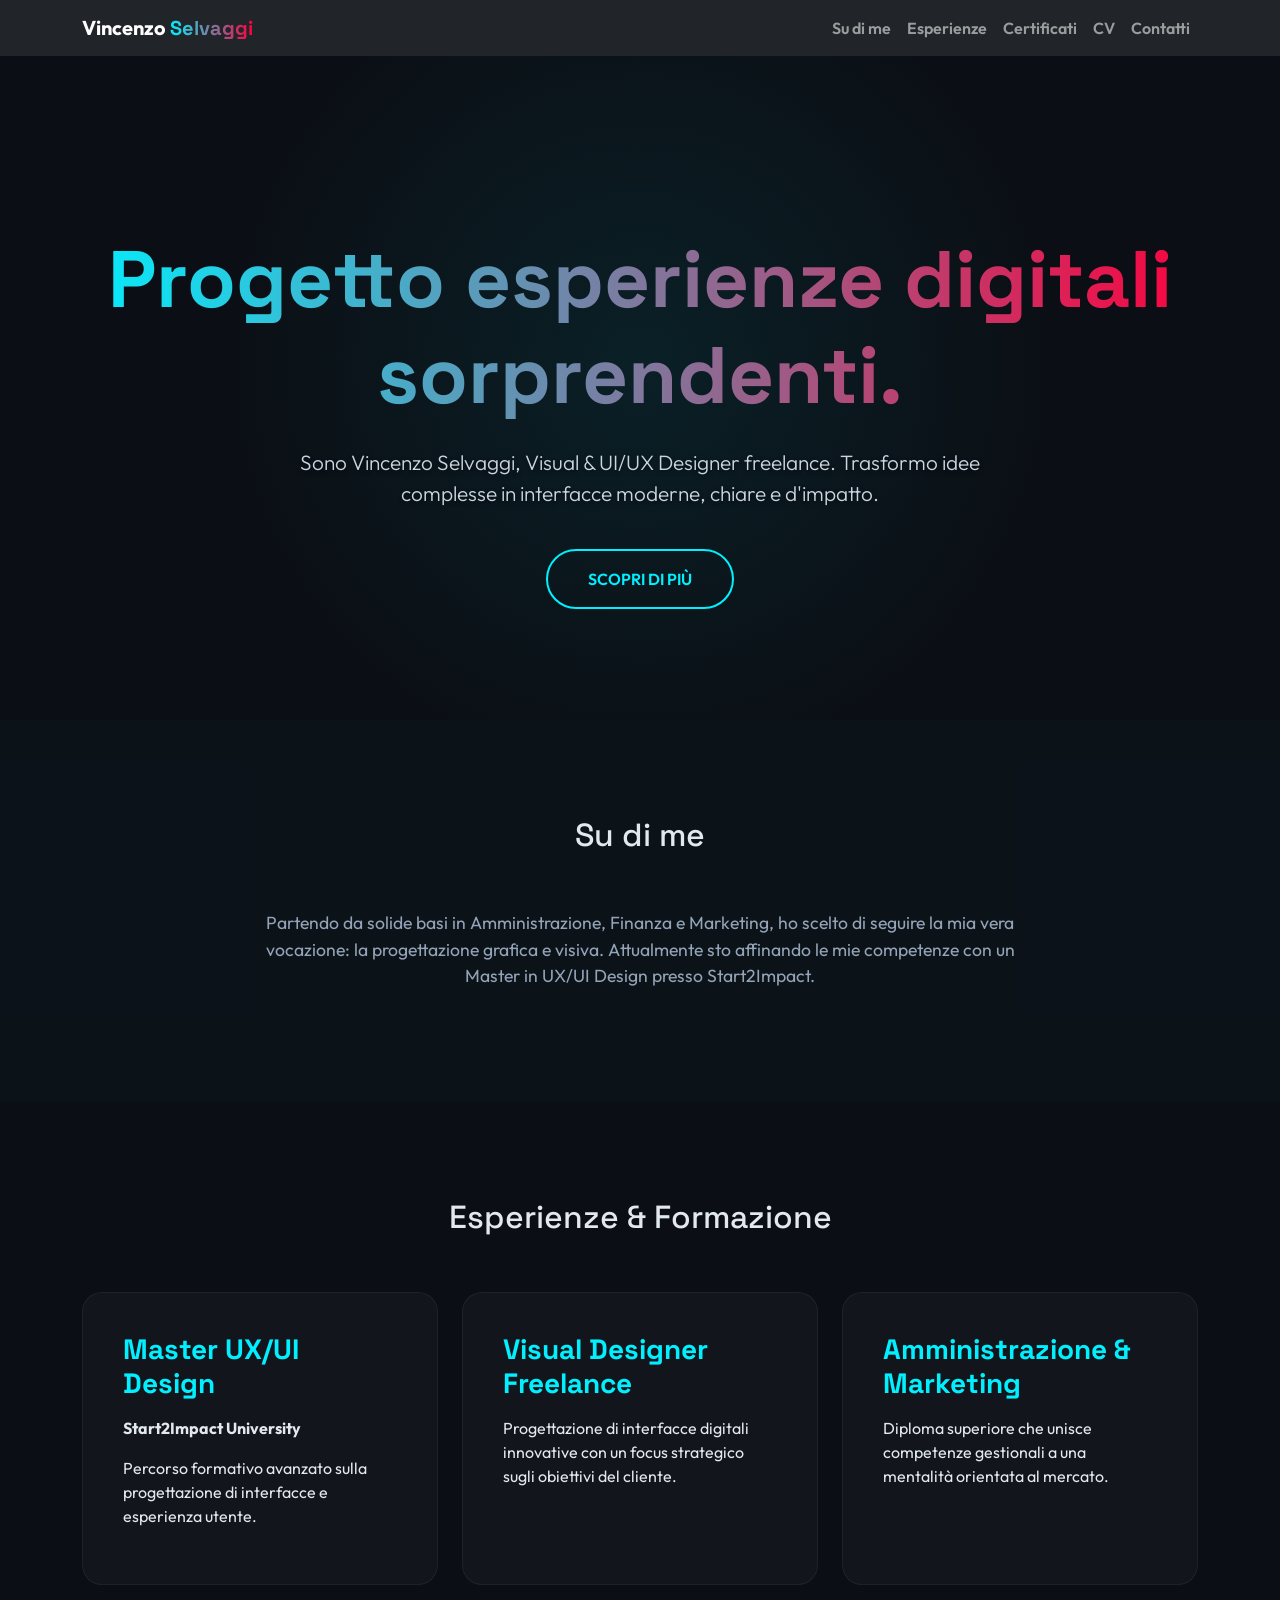
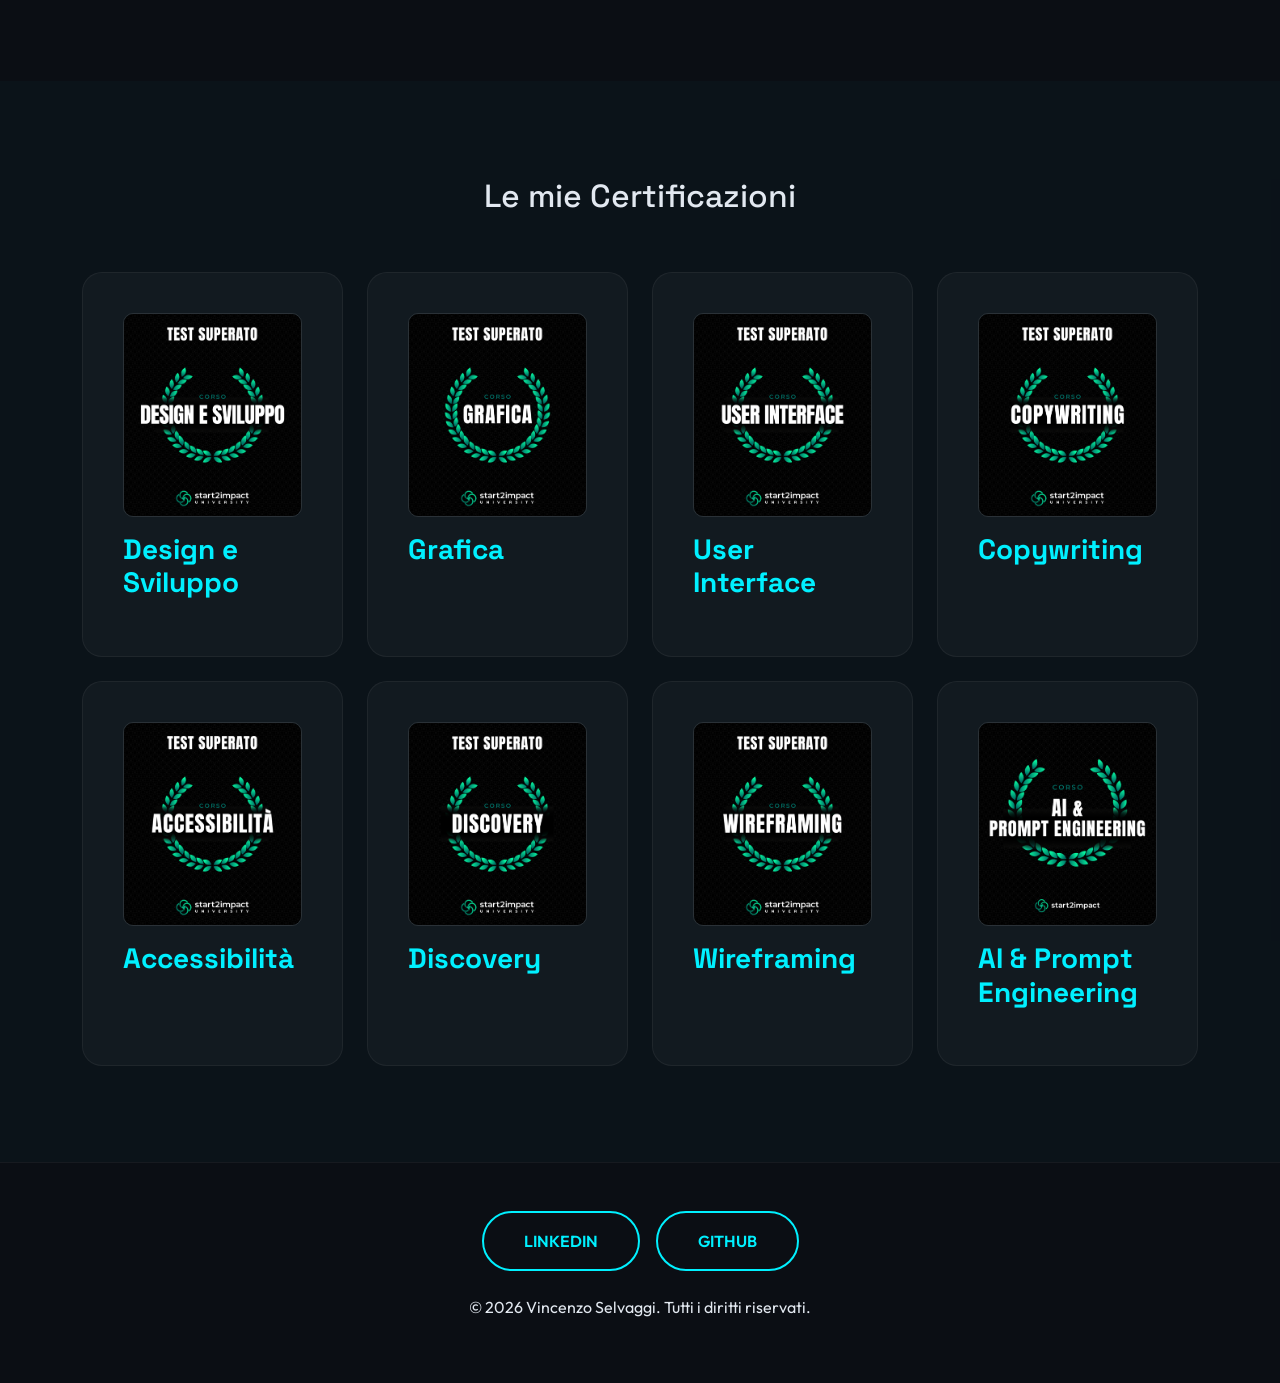
<file: index.html>
<!DOCTYPE html>
<html lang="it">
<head>
    <meta charset="UTF-8">
    <meta name="viewport" content="width=device-width, initial-scale=1.0">
    <title>Vincenzo Selvaggi - Visual & UI/UX Designer</title>
    
    <meta name="description" content="Scopri il mio portfolio: trasformo idee complesse in interfacce moderne, chiare e d'impatto.">
    
    
    <meta property="og:title" content="Vincenzo Selvaggi - Visual & UI/UX Designer">
    <meta property="og:description" content="Scopri il mio portfolio: trasformo idee complesse in interfacce moderne, chiare e d'impatto.">
    <meta property="og:image" content="https://selvaggi1996-source.github.io/assets/favicon.png"> 
    <meta property="og:url" content="https://selvaggi1996-source.github.io/">
    <meta property="og:type" content="website">
    
    <link href="https://cdn.jsdelivr.net/npm/bootstrap@5.3.3/dist/css/bootstrap.min.css" rel="stylesheet">
    <link href="https://fonts.googleapis.com/css2?family=Space+Grotesk:wght@400;600;700&family=Outfit:wght@300;400;700&display=swap" rel="stylesheet">
    <link rel="stylesheet" href="assets/style.css">
    <link rel="icon" href="assets/favicon.png">
</head>
<body id="home">

    <nav class="navbar navbar-expand-lg navbar-dark bg-dark fixed-top">
        <div class="container">
            <a href="index.html" class="navbar-brand logo">Vincenzo <span class="gradient-text">Selvaggi</span></a>
            <button class="navbar-toggler" type="button" data-bs-toggle="collapse" data-bs-target="#navbarNav">
                <span class="navbar-toggler-icon"></span>
            </button>
            <div class="collapse navbar-collapse" id="navbarNav">
                <ul class="navbar-nav ms-auto">
                    <li class="nav-item"><a class="nav-link" href="#about">Su di me</a></li>
                    <li class="nav-item"><a class="nav-link" href="#experience">Esperienze</a></li>
                    <li class="nav-item"><a class="nav-link" href="#certificati">Certificati</a></li>
                    <li class="nav-item"><a class="nav-link" href="cv.html">CV</a></li>
                    <li class="nav-item"><a class="nav-link" href="contatti.html">Contatti</a></li>
                </ul>
            </div>
        </div>
    </nav>

    <main>
        <div class="hero">
            <h1 class="gradient-text">Progetto esperienze digitali sorprendenti.</h1>
            <p>Sono Vincenzo Selvaggi, Visual & UI/UX Designer freelance. Trasformo idee complesse in interfacce moderne, chiare e d'impatto.</p>
            <a href="#experience" class="btn-custom">Scopri di più</a>
        </div>

        <div class="sezioni">
            <div id="about" class="section section-alt">
    <div class="section-title"><h2>Su di me</h2></div>
    <div class="about-text-clean">
        <p>Partendo da solide basi in Amministrazione, Finanza e Marketing, ho scelto di seguire la mia vera vocazione: la progettazione grafica e visiva. Attualmente sto affinando le mie competenze con un Master in UX/UI Design presso Start2Impact.</p>
    </div>
</div>

            <div id="experience" class="section">
                <div class="section-title"><h2>Esperienze & Formazione</h2></div>
                <div class="container">
                    <div class="row g-4">
                        <div class="col-md-4"><div class="card-custom h-100"><h3>Master UX/UI Design</h3><p><strong>Start2Impact University</strong></p><p>Percorso formativo avanzato sulla progettazione di interfacce e esperienza utente.</p></div></div>
                        <div class="col-md-4"><div class="card-custom h-100"><h3>Visual Designer Freelance</h3><p>Progettazione di interfacce digitali innovative con un focus strategico sugli obiettivi del cliente.</p></div></div>
                        <div class="col-md-4"><div class="card-custom h-100"><h3>Amministrazione & Marketing</h3><p>Diploma superiore che unisce competenze gestionali a una mentalità orientata al mercato.</p></div></div>
                    </div>
                </div>
            </div>

            <div id="certificati" class="section section-alt">
                <div class="section-title"><h2>Le mie Certificazioni</h2></div>
                <div class="container">
                    <div class="row row-cols-1 row-cols-md-2 row-cols-lg-4 g-4">
                        <div class="col"><div class="card-custom"><img src="assets/Desgn_e_Sviluppo_Certificato.png" alt="Certificato Design e Sviluppo" class="project-img"><h3>Design e Sviluppo</h3></div></div>
                        <div class="col"><div class="card-custom"><img src="assets/Grafica_Certificato.png" alt="Certificato Grafica" class="project-img"><h3>Grafica</h3></div></div>
                        <div class="col"><div class="card-custom"><img src="assets/User_Interface_Certificato.png" alt="Certificato User Interface" class="project-img"><h3>User Interface</h3></div></div>
                        <div class="col"><div class="card-custom"><img src="assets/Copywriting_Certificato.png" alt="Certificato Copywriting" class="project-img"><h3>Copywriting</h3></div></div>
                        <div class="col"><div class="card-custom"><img src="assets/Accessibilità_Certificato.png" alt="Certificato Accessibilità" class="project-img"><h3>Accessibilità</h3></div></div>
                        <div class="col"><div class="card-custom"><img src="assets/Discovery_Certificato.png" alt="Certificato Discovery" class="project-img"><h3>Discovery</h3></div></div>
                        <div class="col"><div class="card-custom"><img src="assets/Wireframing_Certificato.png" alt="Certificato Wireframing" class="project-img"><h3>Wireframing</h3></div></div>
                        <div class="col"><div class="card-custom"><img src="assets/AI_e_Prompt_Engineering_Certificato.png" alt="Certificato AI e Prompt Engineering" class="project-img"><h3>AI & Prompt Engineering</h3></div></div>
                    </div>
                </div>
            </div>
        </div>
    </main>

    <footer class="footer">
        <div class="d-flex justify-content-center gap-3 mb-4">
            <div class="social-btn"><a href="https://www.linkedin.com/in/vincenzo-selvaggi" target="_blank" class="btn-custom">LinkedIn</a></div>
            <div class="social-btn"><a href="https://github.com/selvaggi1996-source" target="_blank" class="btn-custom">GitHub</a></div>
        </div>
        <div class="footer-text"><p>© 2026 Vincenzo Selvaggi. Tutti i diritti riservati.</p></div>
    </footer>

    <script src="https://cdn.jsdelivr.net/npm/bootstrap@5.3.3/dist/js/bootstrap.bundle.min.js"></script>
</body>
</html>
</file>
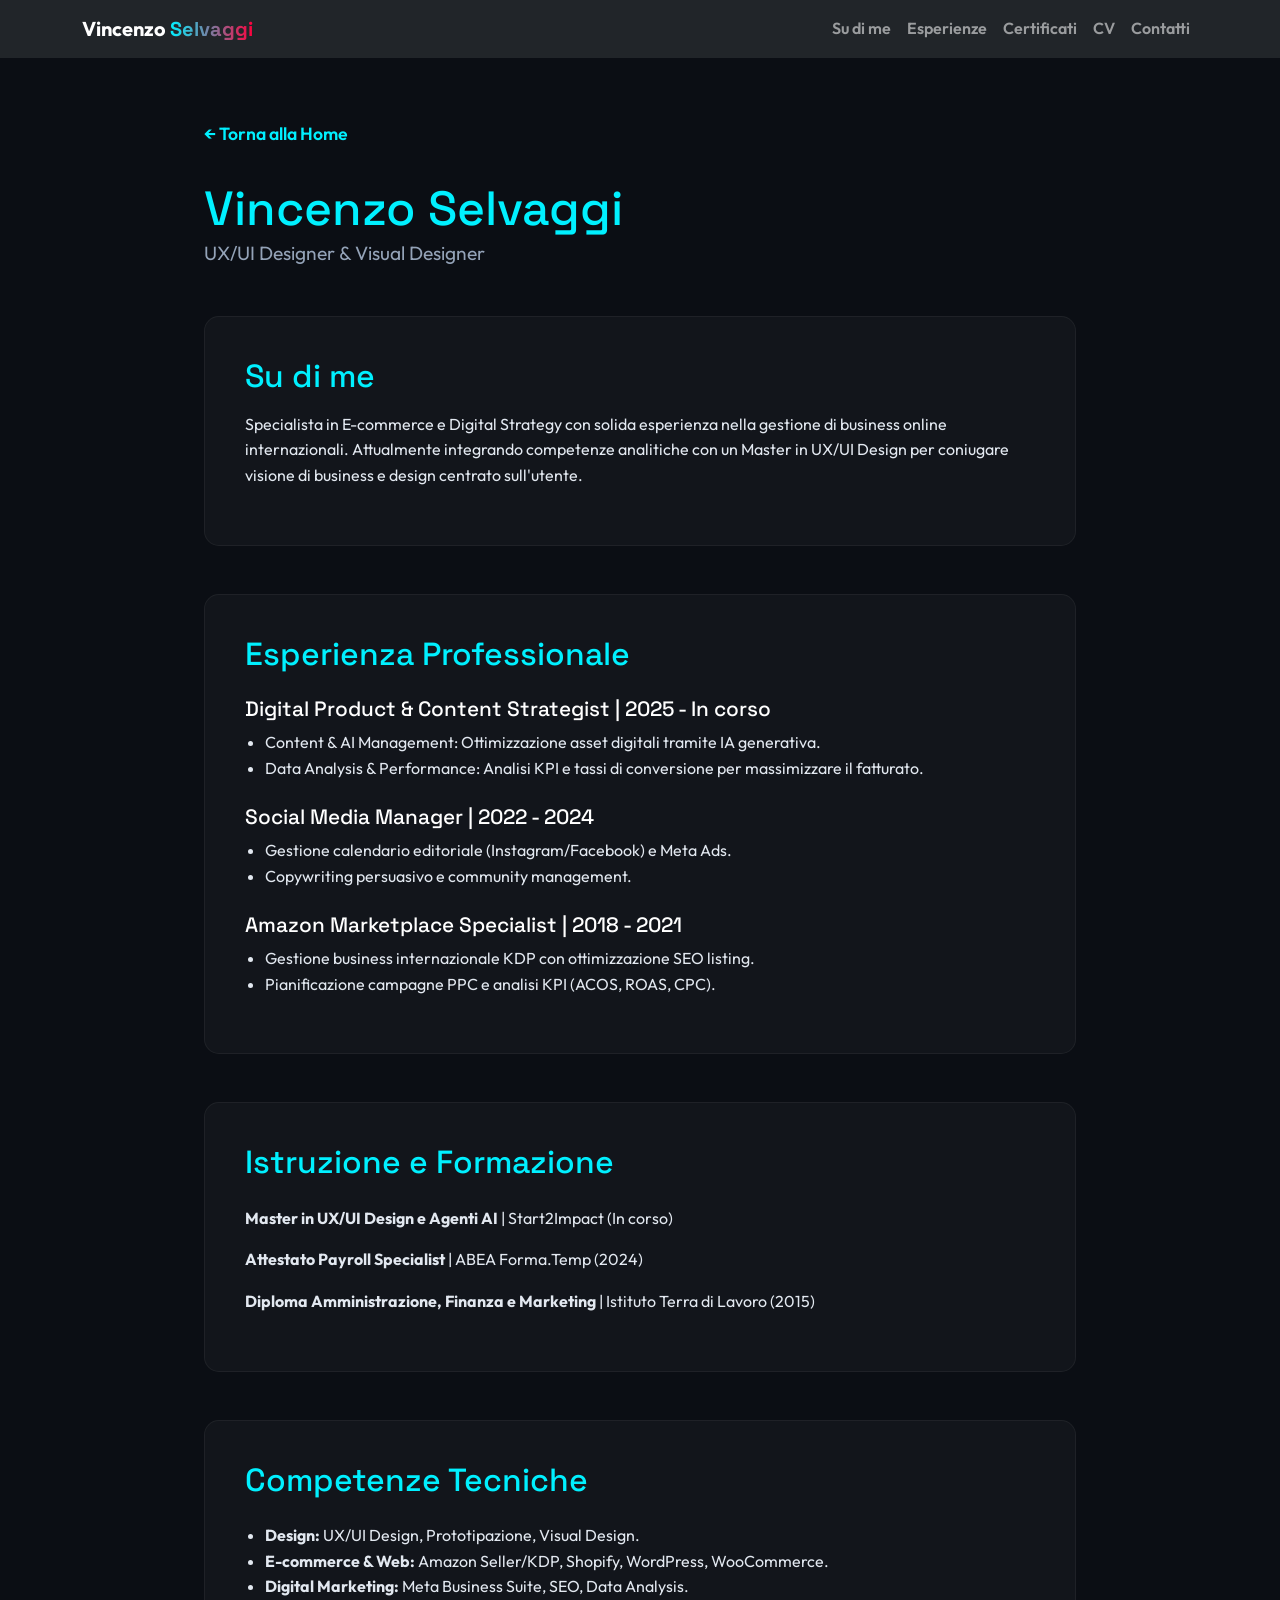
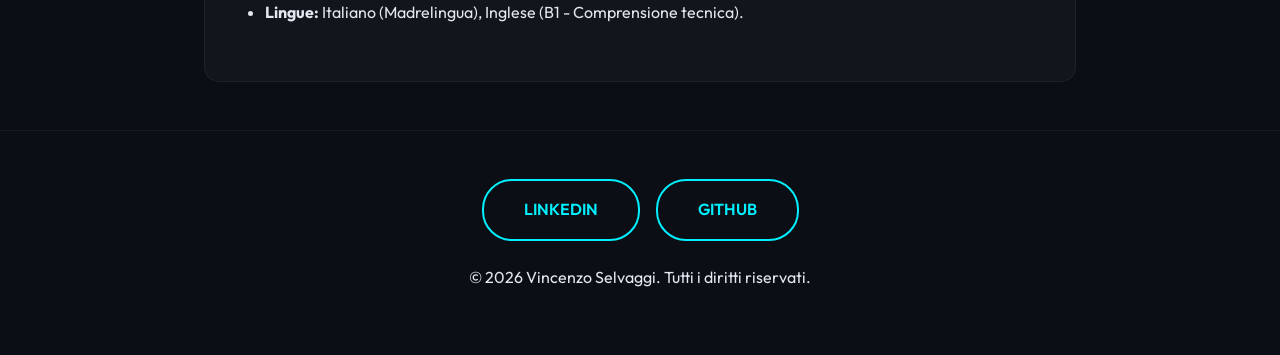
<file: cv.html>
<!DOCTYPE html>
<html>
<head>
    <meta charset="UTF-8">
    <meta name="viewport" content="width=device-width, initial-scale=1.0">
    <title>CV - Vincenzo Selvaggi</title>
    
    
    <meta property="og:title" content="Vincenzo Selvaggi - Curriculum Vitae"/>
    <meta property="og:description" content="Scopri il mio percorso formativo e le mie esperienze come Visual & UI/UX Designer."/>
    <meta property="og:image" content="assets/favicon.png"/>
    <meta property="og:url" content="https://selvaggi1996-source.github.io/cv.html"/>
    <meta property="og:type" content="website"/>
    
    <link href="https://cdn.jsdelivr.net/npm/bootstrap@5.3.3/dist/css/bootstrap.min.css" rel="stylesheet">
    <link href="https://fonts.googleapis.com/css2?family=Space+Grotesk:wght@400;600;700&family=Outfit:wght@300;400;700&display=swap" rel="stylesheet">
    <link rel="stylesheet" href="assets/style.css">
    <link rel="icon" href="assets/favicon.png">
</head>
<body id="home" style="line-height: 1.6;">

    <nav class="navbar navbar-expand-lg navbar-dark bg-dark fixed-top">
        <div class="container">
            <a href="index.html" class="navbar-brand logo">Vincenzo <span class="gradient-text">Selvaggi</span></a>
            <button class="navbar-toggler" type="button" data-bs-toggle="collapse" data-bs-target="#navbarNav">
                <span class="navbar-toggler-icon"></span>
            </button>
            <div class="collapse navbar-collapse" id="navbarNav">
                <ul class="navbar-nav ms-auto">
                    <li class="nav-item"><a class="nav-link" href="index.html#about">Su di me</a></li>
                    <li class="nav-item"><a class="nav-link" href="index.html#experience">Esperienze</a></li>
                    <li class="nav-item"><a class="nav-link" href="index.html#certificati">Certificati</a></li>
                    <li class="nav-item"><a class="nav-link" href="cv.html">CV</a></li>
                    <li class="nav-item"><a class="nav-link" href="contatti.html">Contatti</a></li>
                </ul>
            </div>
        </div>
    </nav>

    <div class="sezioni" style="margin-top: 120px; padding: 0 5%; min-height: 60vh; max-width: 1000px; margin-left: auto; margin-right: auto;">
        
        <div style="margin-bottom: 2rem;">
            <a href="index.html" style="color: var(--primary); text-decoration: none; font-weight: 600; font-size: 1.1rem;">← Torna alla Home</a>
        </div>

        <div class="cv-header" style="margin-bottom: 3rem;">
            <h1 style="color: var(--primary); font-family: 'Space Grotesk', sans-serif; font-size: 3rem; margin-bottom: 0;">Vincenzo Selvaggi</h1>
            <p style="font-size: 1.2rem; color: var(--text-muted);">UX/UI Designer & Visual Designer</p>
        </div>

        <div class="cv-section" style="margin-bottom: 3rem; background: var(--bg-card); padding: 2.5rem; border-radius: 15px; border: 1px solid rgba(255,255,255,0.05);">
            <h2 style="color: var(--primary); font-family: 'Space Grotesk', sans-serif; margin-bottom: 1rem;">Su di me</h2>
            <p>Specialista in E-commerce e Digital Strategy con solida esperienza nella gestione di business online internazionali. Attualmente integrando competenze analitiche con un Master in UX/UI Design per coniugare visione di business e design centrato sull'utente.</p>
        </div>

        <div class="cv-section" style="margin-bottom: 3rem; background: var(--bg-card); padding: 2.5rem; border-radius: 15px; border: 1px solid rgba(255,255,255,0.05);">
            <h2 style="color: var(--primary); font-family: 'Space Grotesk', sans-serif; margin-bottom: 1.5rem;">Esperienza Professionale</h2>
            <div style="margin-bottom: 1.5rem;">
                <h3 style="color: #fff; font-family: 'Space Grotesk', sans-serif; font-size: 1.3rem;">Digital Product & Content Strategist | 2025 - In corso</h3>
                <ul style="padding-left: 20px; color: var(--text-light);">
                    <li>Content & AI Management: Ottimizzazione asset digitali tramite IA generativa.</li>
                    <li>Data Analysis & Performance: Analisi KPI e tassi di conversione per massimizzare il fatturato.</li>
                </ul>
            </div>
            <div style="margin-bottom: 1.5rem;">
                <h3 style="color: #fff; font-family: 'Space Grotesk', sans-serif; font-size: 1.3rem;">Social Media Manager | 2022 - 2024</h3>
                <ul style="padding-left: 20px; color: var(--text-light);">
                    <li>Gestione calendario editoriale (Instagram/Facebook) e Meta Ads.</li>
                    <li>Copywriting persuasivo e community management.</li>
                </ul>
            </div>
            <div>
                <h3 style="color: #fff; font-family: 'Space Grotesk', sans-serif; font-size: 1.3rem;">Amazon Marketplace Specialist | 2018 - 2021</h3>
                <ul style="padding-left: 20px; color: var(--text-light);">
                    <li>Gestione business internazionale KDP con ottimizzazione SEO listing.</li>
                    <li>Pianificazione campagne PPC e analisi KPI (ACOS, ROAS, CPC).</li>
                </ul>
            </div>
        </div>

        <div class="cv-section" style="margin-bottom: 3rem; background: var(--bg-card); padding: 2.5rem; border-radius: 15px; border: 1px solid rgba(255,255,255,0.05);">
            <h2 style="color: var(--primary); font-family: 'Space Grotesk', sans-serif; margin-bottom: 1.5rem;">Istruzione e Formazione</h2>
            <div style="margin-bottom: 10px;"><p><strong>Master in UX/UI Design e Agenti AI</strong> | Start2Impact (In corso)</p></div>
            <div style="margin-bottom: 10px;"><p><strong>Attestato Payroll Specialist</strong> | ABEA Forma.Temp (2024)</p></div>
            <div><p><strong>Diploma Amministrazione, Finanza e Marketing</strong> | Istituto Terra di Lavoro (2015)</p></div>
        </div>

        <div class="cv-section" style="margin-bottom: 3rem; background: var(--bg-card); padding: 2.5rem; border-radius: 15px; border: 1px solid rgba(255,255,255,0.05);">
            <h2 style="color: var(--primary); font-family: 'Space Grotesk', sans-serif; margin-bottom: 1.5rem;">Competenze Tecniche</h2>
            <ul style="padding-left: 20px; color: var(--text-light);">
                <li><strong>Design:</strong> UX/UI Design, Prototipazione, Visual Design.</li>
                <li><strong>E-commerce & Web:</strong> Amazon Seller/KDP, Shopify, WordPress, WooCommerce.</li>
                <li><strong>Digital Marketing:</strong> Meta Business Suite, SEO, Data Analysis.</li>
                <li><strong>Lingue:</strong> Italiano (Madrelingua), Inglese (B1 - Comprensione tecnica).</li>
            </ul>
        </div>
    </div>

    <div class="footer">
        <div class="d-flex justify-content-center gap-3 mb-4">
            <div class="social-btn"><a href="https://www.linkedin.com/in/vincenzo-selvaggi" target="_blank" class="btn-custom">LinkedIn</a></div>
            <div class="social-btn"><a href="https://github.com/selvaggi1996-source" target="_blank" class="btn-custom">GitHub</a></div>
        </div>
        <div class="footer-text"><p>© 2026 Vincenzo Selvaggi. Tutti i diritti riservati.</p></div>
    </div>

    <script src="https://cdn.jsdelivr.net/npm/bootstrap@5.3.3/dist/js/bootstrap.bundle.min.js"></script>
</body>
</html>
</file>
<file: assets/style.css>
:root {
  --bg-main: #0B0E14;
  --bg-card: rgba(255, 255, 255, 0.03);
  --primary: #00F0FF;
  --secondary: #FF003C;
  --text-light: #E2E8F0;
  --text-muted: #94A3B8;
}

* {
  box-sizing: border-box;
  margin: 0;
  padding: 0;
}

html {
  scroll-behavior: smooth;
}

body {
  font-family: "Outfit", sans-serif;
  background-color: var(--bg-main);
  color: var(--text-light);
  overflow-x: hidden;
}

a {
  text-decoration: none;
}

.gradient-text {
  background: linear-gradient(90deg, var(--primary), var(--secondary));
  -webkit-background-clip: text;
  -webkit-text-fill-color: transparent;
  font-family: "Space Grotesk", sans-serif;
}

.navbar-custom {
  display: flex;
  justify-content: space-between;
  align-items: center;
  padding: 1.5rem 5%;
  border-bottom: 1px solid rgba(255, 255, 255, 0.1);
  backdrop-filter: blur(12px);
  position: fixed;
  width: 100%;
  top: 0;
  z-index: 1000;
  background: rgba(11, 14, 20, 0.8);
}
.navbar-custom .logo {
  font-family: "Space Grotesk", sans-serif;
  font-size: 1.5rem;
  font-weight: 700;
  color: var(--text-light);
}
.navbar-custom .nav-links-custom {
  list-style: none;
  display: flex;
  gap: 2rem;
  margin: 0;
}
.navbar-custom .nav-links-custom a {
  color: var(--text-light);
  transition: color 0.3s;
}
.navbar-custom .nav-links-custom a:hover {
  color: var(--primary);
}

.hero {
  min-height: 80vh;
  display: flex;
  flex-direction: column;
  justify-content: center;
  align-items: center;
  text-align: center;
  padding: 120px 5% 0;
  background: radial-gradient(circle at 50% 50%, rgba(0, 240, 255, 0.08) 0%, rgb(11, 14, 20) 60%);
}
.hero h1 {
  font-size: 5rem;
  font-family: "Space Grotesk", sans-serif;
  font-weight: 700;
  margin-bottom: 1.5rem;
}
.hero p {
  font-size: 1.3rem;
  color: #cbd5e1;
  max-width: 700px;
  margin-bottom: 2.5rem;
  text-shadow: 0 2px 4px rgba(0, 0, 0, 0.5);
  font-weight: 300;
}

.btn-custom {
  padding: 1rem 2.5rem;
  background: transparent;
  color: var(--primary);
  border: 2px solid var(--primary);
  border-radius: 30px;
  font-weight: 600;
  text-transform: uppercase;
  transition: all 0.3s;
  display: inline-block;
}
.btn-custom:hover {
  background: var(--primary);
  color: var(--bg-main);
  box-shadow: 0 0 30px rgba(0, 240, 255, 0.5);
}

.section {
  padding: 6rem 5%;
}

.section-title {
  font-family: "Space Grotesk", sans-serif;
  font-size: 3rem;
  margin-bottom: 3.5rem;
  text-align: center;
  font-weight: 700;
}

.grid-custom {
  display: grid;
  grid-template-columns: repeat(auto-fit, minmax(300px, 1fr));
  gap: 2rem;
}

.card-custom {
  background: var(--bg-card);
  border: 1px solid rgba(255, 255, 255, 0.05);
  padding: 2.5rem;
  border-radius: 20px;
  transition: transform 0.3s;
  height: 100%;
}
.card-custom:hover {
  transform: translateY(-10px);
  border-color: var(--primary);
}
.card-custom h3 {
  font-family: "Space Grotesk", sans-serif;
  color: var(--primary);
  font-weight: 700;
  margin-bottom: 1rem;
}

.project-img {
  width: 100%;
  border-radius: 10px;
  margin-bottom: 1rem;
  border: 1px solid rgba(255, 255, 255, 0.1);
}

.footer {
  text-align: center;
  padding: 3rem;
  border-top: 1px solid rgba(255, 255, 255, 0.05);
}


@media (max-width: 576px) {
    .hero h1 {
        font-size: 2rem; 
        line-height: 1.2;
    }
    .hero p {
        font-size: 0.9rem;
    }
   
    body {
        padding-top: 70px; 
    }
}


.logo {
    font-weight: 700;
}

.navbar-custom .nav-links-custom a, 
.navbar .nav-link {
    font-weight: 600;
}


.main-spacing {
    margin-top: 150px;
    padding: 2rem 5%;
    text-align: center;
    min-height: 60vh;
}

.form-container {
    background: var(--bg-card);
    border: 1px solid rgba(255,255,255,0.05);
    padding: 3rem;
    border-radius: 20px;
    max-width: 600px;
    margin: 0 auto;
    box-shadow: 0 10px 30px rgba(0,0,0,0.5);
}

.form-title {
    font-size: 2.5rem;
    margin-bottom: 2rem;
    color: var(--primary);
    font-family: 'Space Grotesk', sans-serif;
}

.custom-form {
    display: flex;
    flex-direction: column;
    gap: 1.5rem;
    text-align: left;
}

.custom-label {
    color: var(--text-light);
    font-weight: 600;
}

.custom-input {
    padding: 1rem;
    border-radius: 10px;
    border: 1px solid rgba(255,255,255,0.2);
    background: transparent;
    color: white;
    font-family: 'Outfit', sans-serif;
}

.custom-textarea {
    resize: vertical;
}

.submit-btn {
    cursor: pointer; 
    margin-top: 1rem; 
    width: 100%;
}

.success-msg {
    display: none;
    color: var(--primary);
    margin-top: 1.5rem;
    font-weight: 700;
    font-size: 1.2rem;
}

.section-alt {
    background: rgba(0, 240, 255, 0.02);
}

.about-text-clean {
    max-width: 800px;
    margin: 0 auto;
    text-align: center;
    color: var(--text-muted);
    font-size: 1.1rem;
}
</file>
